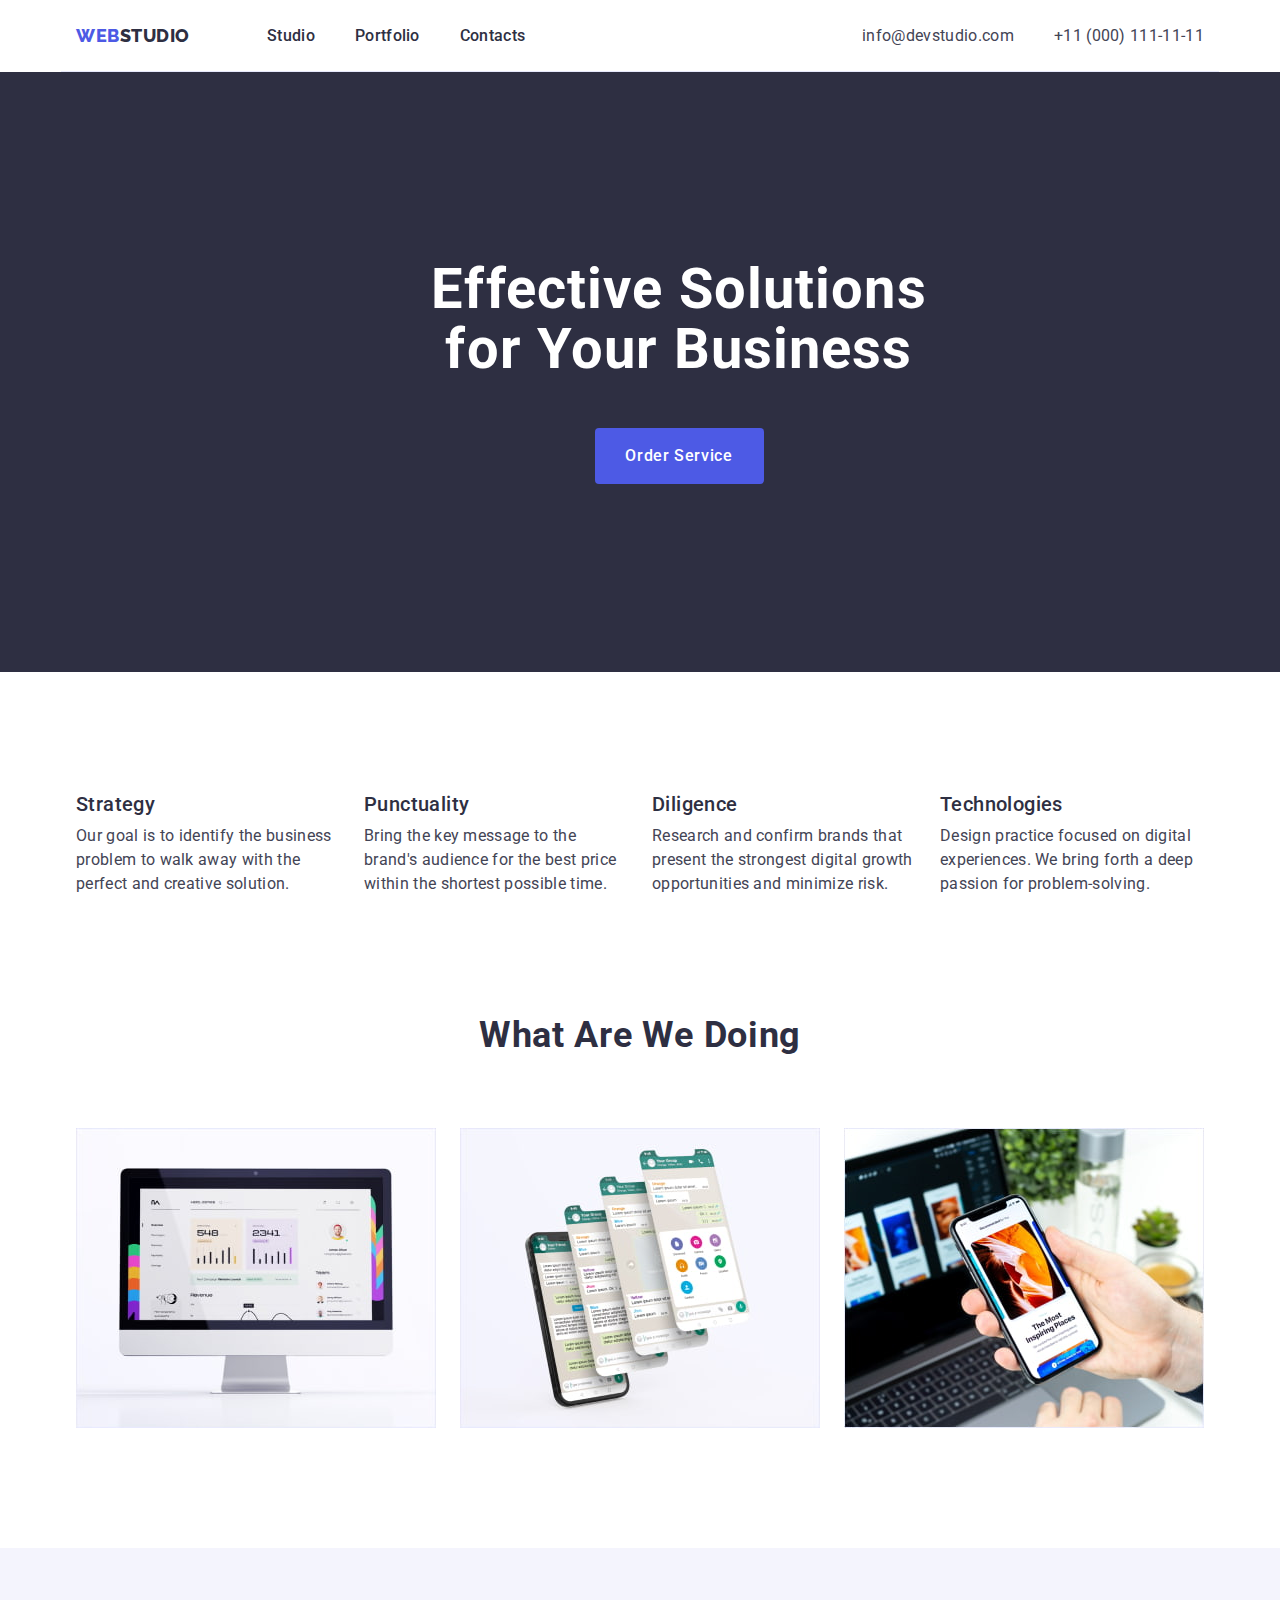
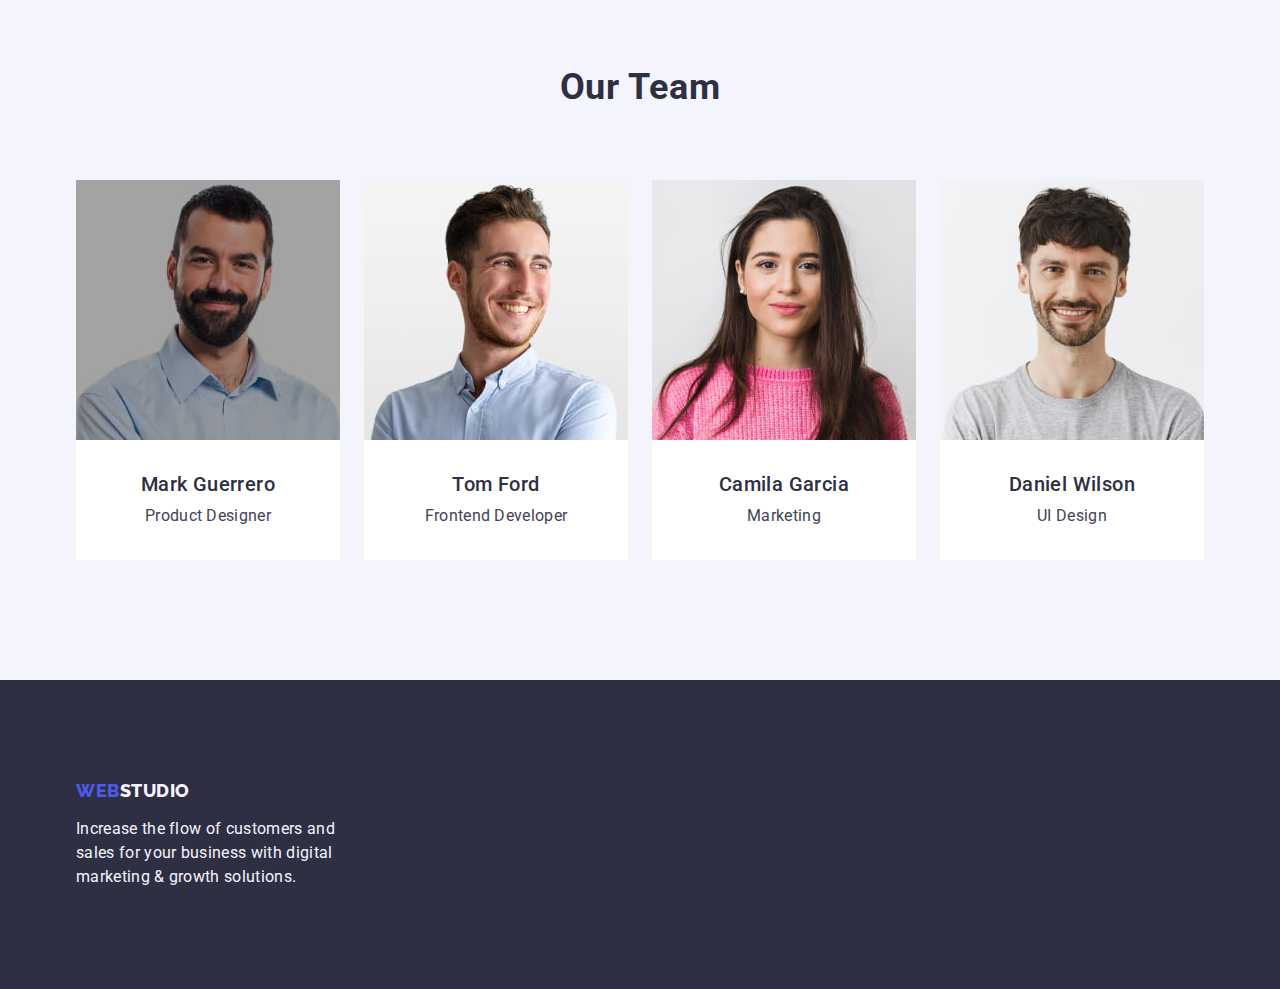
<file: index.html>
<!DOCTYPE html>
<html lang="en">
  <head>
    <meta charset="UTF-8" />
    <meta name="viewport" content="width=device-width, initial-scale=1.0" />
    <link
      rel="stylesheet"
      href="https://cdn.jsdelivr.net/npm/modern-normalize@2.0.0/modern-normalize.min.css"
    />
    <link rel="preconnect" href="https://fonts.googleapis.com" />
    <link rel="preconnect" href="https://fonts.gstatic.com" crossorigin />
    <link
      href="https://fonts.googleapis.com/css2?family=Raleway:wght@800&family=Roboto:wght@400;500;700&display=swap"
      rel="stylesheet"
    />
    <link rel="stylesheet" href="./css/styles.css" />
    <title>Web Studio</title>
  </head>

  <body>
    <!-- header -->
    <header class="section">
      <div class="top-line allocation container">
        <nav class="allocation nav">
          <!--Logo-->
          <a class="link logo" href="./index.html">
            Web<span class="logo-studio">Studio</span>
          </a>
          <ul class="allocation list nav-block">
            <li>
              <a class="link text-link" href="./index.html">
                <span class="nav-block">Studio</span>
              </a>
            </li>
            <li>
              <a class="link text-link" href="./portfolio.html">
                <span class="nav-block">Portfolio</span>
              </a>
            </li>
            <li>
              <a class="link text-link" href="">
                <span class="nav-block">Contacts</span>
              </a>
            </li>
          </ul>
        </nav>
        <address class="contacts">
          <ul class="list allocation nav-block">
            <li>
              <a class="link contact-block" href="mailto:info@devstudio.com">
                info@devstudio.com
              </a>
            </li>

            <li>
              <a class="link contact-block" href="tel:+110001111111">
                +11 (000) 111-11-11
              </a>
            </li>
          </ul>
        </address>
      </div>
    </header>
    <!-- main -->
    <main>
      <!-- hero image -->
      <section class="hero-section section">
        <div class="container title-block">
          <h1 class="hero-title">
            Effective Solutions <br />
            for Your Business
          </h1>
          <button class="hero-button" type="button">
            <span>Order Service</span>
          </button>
        </div>
      </section>
      <!-- section 1 -->
      <section class="features-section section">
        <div class="container">
          <h2 class="visually-hidden">Framework</h2>
          <ul class="list allocation features-gap">
            <li class="features-card">
              <h3 class="features-title">Strategy</h3>
              <p class="features-text">
                Our goal is to identify the business problem to walk away with
                the perfect and creative solution.
              </p>
            </li>
            <li class="features-card">
              <h3 class="features-title">Punctuality</h3>
              <p class="features-text">
                Bring the key message to the brand's audience for the best price
                within the shortest possible time.
              </p>
            </li>
            <li class="features-card">
              <h3 class="features-title">Diligence</h3>
              <p class="features-text">
                Research and confirm brands that present the strongest digital
                growth opportunities and minimize risk.
              </p>
            </li>
            <li class="features-card">
              <h3 class="features-title">Technologies</h3>
              <p class="features-text">
                Design practice focused on digital experiences. We bring forth a
                deep passion for problem-solving.
              </p>
            </li>
          </ul>
        </div>
      </section>
      <!-- section 2 -->
      <section class="skill-section section">
        <div class="container">
          <h2 class="skill-title">What Are We Doing</h2>
          <ul class="list allocation features-gap">
            <li>
              <img
                class="images"
                src="./images/made/rectangle-1.jpg"
                alt="desktop"
                width="360"
                height="300"
              />
            </li>

            <li>
              <img
                class="images"
                src="./images/made/rectangle-2.jpg"
                alt="mobile"
                width="360"
                height="300"
              />
            </li>

            <li>
              <img
                class="images"
                src="./images/made/rectangle-3.jpg"
                alt="synchronization of a mobile with a laptop"
                width="360"
                height="300"
              />
            </li>
          </ul>
        </div>
      </section>
      <!-- section 3 -->
      <section class="team-section section">
        <div class="container">
          <h2 class="skill-title">Our Team</h2>
          <ul class="list allocation features-gap">
            <li class="card">
              <img
                src="./images/team/mark_guerrero.jpg"
                alt="Photo by Mark Guerrero"
                width="264"
                height="260"
              />
              <div class="description-card">
                <h3 class="card-name">Mark Guerrero</h3>
                <p class="card-text">Product Designer</p>
              </div>
            </li>
            <li class="card">
              <img
                src="./images/team/tom_ford.jpg"
                alt="Photo by Tom Ford"
                width="264"
                height="260"
              />
              <div class="description-card">
                <h3 class="card-name">Tom Ford</h3>
                <p class="card-text">Frontend Developer</p>
              </div>
            </li>
            <li class="card">
              <img
                src="./images/team/camila_garcia.jpg"
                alt="Photo by Camila Garcia"
                width="264"
                height="260"
              />
              <div class="description-card">
                <h3 class="card-name">Camila Garcia</h3>
                <p class="card-text">Marketing</p>
              </div>
            </li>
            <li class="card">
              <img
                src="./images/team/daniel_wilson.jpg"
                alt="Photo by Daniel Wilson"
                width="264"
                height="260"
              />
              <div class="description-card">
                <h3 class="card-name">Daniel Wilson</h3>
                <p class="card-text">UI Design</p>
              </div>
            </li>
          </ul>
        </div>
      </section>
    </main>
    <!-- footer -->
    <footer class="footer-block section">
      <div class="container">
        <a class="link logo logo-footer" href="./index.html">
          Web<span class="logo-studio-footer">Studio</span>
        </a>
        <p class="paragraf-block">
          Increase the flow of customers and sales for your business with
          digital marketing & growth solutions.
        </p>
      </div>
    </footer>
  </body>
</html>
</file>
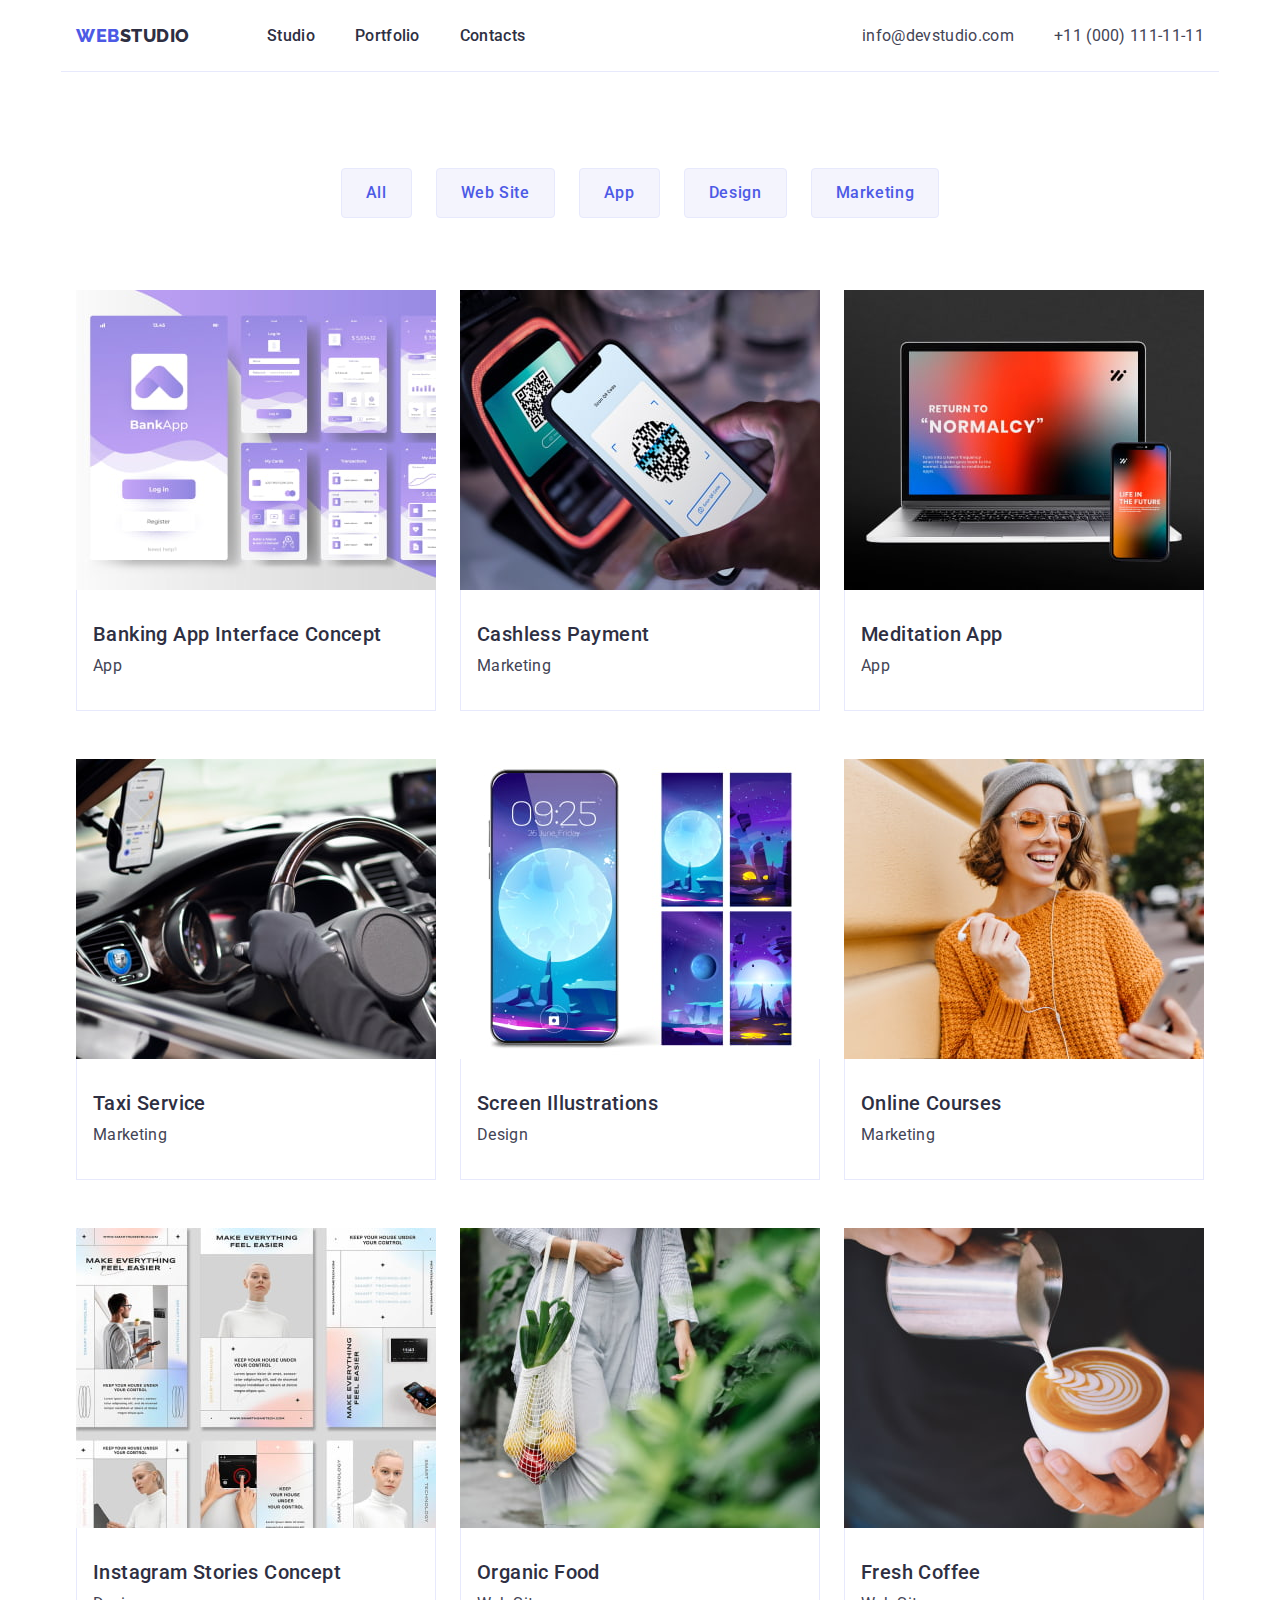
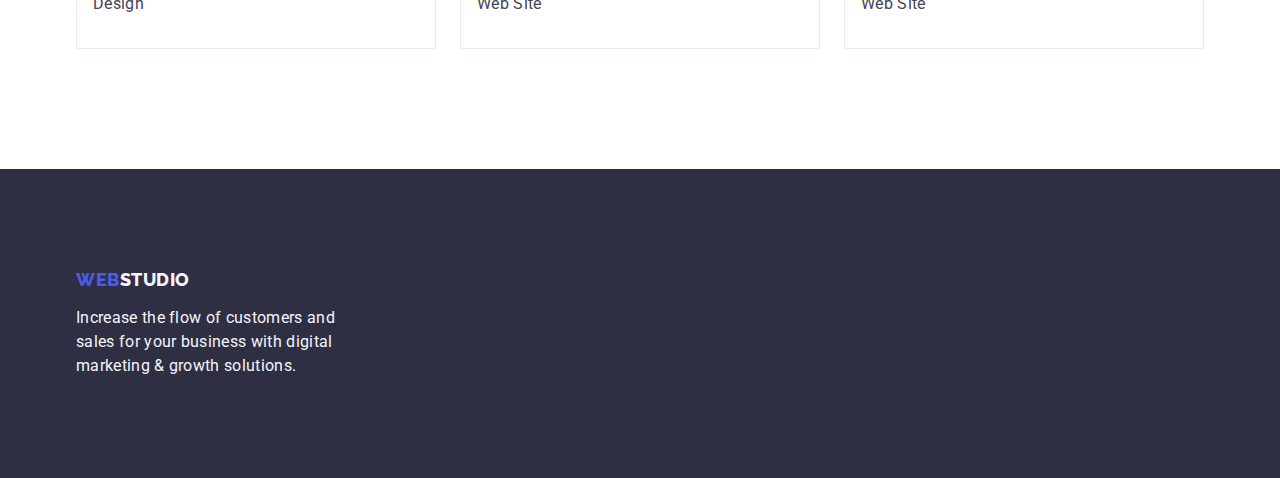
<file: portfolio.html>
<!DOCTYPE html>
<html lang="en">
  <head>
    <meta charset="UTF-8" />
    <meta name="viewport" content="width=device-width, initial-scale=1.0" />
    <link
      rel="stylesheet"
      href="https://cdn.jsdelivr.net/npm/modern-normalize@2.0.0/modern-normalize.min.css"
    />
    <link rel="preconnect" href="https://fonts.googleapis.com" />
    <link rel="preconnect" href="https://fonts.gstatic.com" crossorigin />
    <link
      href="https://fonts.googleapis.com/css2?family=Raleway:wght@800&family=Roboto:wght@400;500;700&display=swap"
      rel="stylesheet"
    />
    <link rel="stylesheet" href="./css/styles.css" />
    <title>Portfolio</title>
  </head>

  <body>
    <!-- header -->
    <header class="section">
      <div class="top-line allocation container">
        <nav class="allocation nav">
          <!--Logo-->
          <a class="link logo" href="./index.html">
            Web<span class="logo-studio">Studio</span>
          </a>
          <ul class="allocation list nav-block">
            <li>
              <a class="link text-link" href="./index.html">
                <span class="nav-block">Studio</span>
              </a>
            </li>
            <li>
              <a class="link text-link" href="./portfolio.html">
                <span class="nav-block">Portfolio</span>
              </a>
            </li>
            <li>
              <a class="link text-link" href="">
                <span class="nav-block">Contacts</span>
              </a>
            </li>
          </ul>
        </nav>
        <address class="contacts">
          <ul class="list allocation nav-block">
            <li>
              <a class="link contact-block" href="mailto:info@devstudio.com">
                info@devstudio.com
              </a>
            </li>

            <li>
              <a class="link contact-block" href="tel:+110001111111">
                +11 (000) 111-11-11
              </a>
            </li>
          </ul>
        </address>
      </div>
    </header>
    <!-- main -->
    <main>
      <section class="section portfolio">
        <div class="container">
          <h1 class="visually-hidden">Portfolio</h1>
          <ul class="list allocation filter-button-block">
            <li>
              <button class="portfolio-button" type="button">All</button>
            </li>
            <li>
              <button class="portfolio-button" type="button">Web Site</button>
            </li>
            <li>
              <button class="portfolio-button" type="button">App</button>
            </li>
            <li>
              <button class="portfolio-button" type="button">Design</button>
            </li>
            <li>
              <button class="portfolio-button" type="button">Marketing</button>
            </li>
          </ul>
          <ul class="list allocation project-cards">
            <li class="portfolio-section-list">
              <a class="link" href="">
                <img
                  src="./images/project_card/banking_app.jpg"
                  alt="Banking App Interface Concept's photo"
                  width="360"
                  height="300"
                />
                <div class="portfolio-caption">
                  <h2 class="card-name">Banking App Interface Concept</h2>
                  <p class="card-project-text">App</p>
                </div>
              </a>
            </li>
            <li class="portfolio-section-list">
              <a class="link" href="">
                <img
                  src="./images/project_card/cashless_payment.jpg"
                  alt="Cashless Payment's photo"
                  width="360"
                  height="300"
                />
                <div class="portfolio-caption">
                  <h2 class="card-name">Cashless Payment</h2>
                  <p class="card-project-text">Marketing</p>
                </div>
              </a>
            </li>
            <li class="portfolio-section-list">
              <a class="link" href="">
                <img
                  src="./images/project_card/meditaion_app.jpg"
                  alt="Meditation App's photo"
                  width="360"
                  height="300"
                />
                <div class="portfolio-caption">
                  <h2 class="card-name">Meditation App</h2>
                  <p class="card-project-text">App</p>
                </div>
              </a>
            </li>
            <li class="portfolio-section-list">
              <a class="link" href="">
                <img
                  src="./images/project_card/taxi_service.jpg"
                  alt="Taxi Service's photo"
                  width="360"
                  height="300"
                />
                <div class="portfolio-caption">
                  <h2 class="card-name">Taxi Service</h2>
                  <p class="card-project-text">Marketing</p>
                </div>
              </a>
            </li>
            <li class="portfolio-section-list">
              <a class="link" href="">
                <img
                  src="./images/project_card/screen_Illustrations.jpg"
                  alt="Screen Illustrations's photo"
                  width="360"
                  height="300"
                />
                <div class="portfolio-caption">
                  <h2 class="card-name">Screen Illustrations</h2>
                  <p class="card-project-text">Design</p>
                </div>
              </a>
            </li>
            <li class="portfolio-section-list">
              <a class="link" href="">
                <img
                  src="./images/project_card/online_courses.jpg"
                  alt="Online Courses's photo"
                  width="360"
                  height="300"
                />
                <div class="portfolio-caption">
                  <h2 class="card-name">Online Courses</h2>
                  <p class="card-project-text">Marketing</p>
                </div>
              </a>
            </li>
            <li class="portfolio-section-list">
              <a class="link" href="">
                <img
                  src="./images/project_card/instagram_stories_concept.jpg"
                  alt="Instagram Stories Concept's photo"
                  width="360"
                  height="300"
                />
                <div class="portfolio-caption">
                  <h2 class="card-name">Instagram Stories Concept</h2>
                  <p class="card-project-text">Design</p>
                </div>
              </a>
            </li>
            <li class="portfolio-section-list">
              <a class="link" href="">
                <img
                  src="./images/project_card/organic_food.jpg"
                  alt="Organic Food's photo"
                  width="360"
                  height="300"
                />
                <div class="portfolio-caption">
                  <h2 class="card-name">Organic Food</h2>
                  <p class="card-project-text">Web Site</p>
                </div>
              </a>
            </li>

            <li class="portfolio-section-list">
              <a class="link" href="">
                <img
                  src="./images/project_card/fresh_coffee.jpg"
                  alt="Fresh Coffee's photo"
                  width="360"
                  height="300"
                />
                <div class="portfolio-caption">
                  <h2 class="card-name">Fresh Coffee</h2>
                  <p class="card-project-text">Web Site</p>
                </div>
              </a>
            </li>
          </ul>
        </div>
      </section>
    </main>
    <!-- footer -->
    <footer class="footer-block section">
      <div class="container">
        <a class="link logo logo-footer" href="./index.html">
          Web<span class="logo-studio-footer">Studio</span>
        </a>
        <p class="paragraf-block">
          Increase the flow of customers and sales for your business with
          digital marketing & growth solutions.
        </p>
      </div>
    </footer>
  </body>
</html>
</file>
<file: css/styles.css>
:root {
  --iris: #4d5ae5;
  --ocean: #404bbf;
  --navy-blue: #2e2f42;
  --green: #31d0aa;
  --slate: #434455;
  --light-slate: #8e8f99;
  --cornflower: #e7e9fc;
  --cloud: #f4f4fd;
  --navy-blue-modal: rgba(46, 47, 66, 0.4);
  --grey: rgba(46, 47, 66, 0.7);
  --white: #fff;
  --dairy: #fcfcfc;
  --font-family: "Roboto", sans-serif;
  --second-family: "Raleway", sans-serif;
}

/* Base styles */

body {
  font-family: var(--font-family);
  font-style: normal;
  color: var(--slate);
  background: var(--white);
}

.container {
  width: 1158px;
  margin: 0 auto;
  padding: 0 15px;
}

.link {
  text-decoration: none;
}

.list {
  list-style: none;
}

.allocation {
  display: flex;
  flex-direction: row;
}

h1,
h2,
h3,
h4,
h5,
h6,
p {
  margin-top: 0;
  margin-bottom: 0;
}

ul,
ol {
  margin-top: 0;
  margin-bottom: 0;
  padding-left: 0;
}

.section {
  margin: 0;
}

img {
  display: block;
  max-width: 100%;
}

.visually-hidden {
  position: absolute;
  width: 1px;
  height: 1px;
  margin: -1px;
  border: 0;
  padding: 0;

  white-space: nowrap;
  clip-path: inset(100%);
  clip: rect(0 0 0 0);
  overflow: hidden;
}

/* Header */

.top-line {
  display: flex;
  height: 72px;
  align-items: center;
  justify-content: space-between;
  border-bottom: 1px solid var(--cornflower);
}

.nav {
  align-items: center;
}

.logo {
  width: 115px;
  margin-right: 76px;
  font-family: var(--second-family);
  font-weight: 800;
  font-size: 18px;
  line-height: 1.17;
  letter-spacing: 0.03em;
  text-transform: uppercase;
  color: var(--iris);
}

.nav-block {
  gap: 40px;
}

.logo-studio {
  color: var(--navy-blue);
}

.text-link {
  display: block;
  padding: 24px 0;
  font-weight: 500;
  font-size: 16px;
  line-height: 1.5;
  letter-spacing: 0.02em;
  color: var(--navy-blue);
}

.liend {
  margin-right: 0;
}

.text-link:hover,
.text-link:focus {
  color: var(--ocean);
}

.contacts {
  font-style: normal;
}

.contact-nav {
  gap: 40px;
}

.contact-block {
  font-size: 16px;
  line-height: 1.5;
  letter-spacing: 0.02em;
  color: var(--slate);
}

.contact-block:hover,
.contact-block:focus {
  color: var(--ocean);
}

/* Main */

.hero-section {
  padding: 188px 0;
  background: var(--navy-blue);
}

.title-block {
  width: 1358px;
  padding: 188px auto;
}

.hero-title {
  max-width: 496px;
  margin-right: auto;
  margin-left: auto;
  margin-bottom: 48px;
  font-size: 56px;
  line-height: 1.07;
  text-align: center;
  letter-spacing: 0.02em;
  color: var(--white);
}

.hero-button {
  display: block;
  min-width: 169px;
  height: 56px;
  margin-right: auto;
  margin-left: auto;
  font-family: var(--font-family);
  font-weight: 500;
  font-size: 16px;
  line-height: 1.5;
  letter-spacing: 0.04em;
  color: var(--white);
  border: none;
  background-color: var(--iris);
  border-radius: 4px;
  cursor: pointer;
}

.hero-button:hover,
.hero-button:focus {
  background-color: var(--ocean);
  cursor: pointer;
}

.features-section {
  padding: 120px 0;
  background-color: var(--white);
}

.features-gap {
  gap: 24px;
}

.features-card {
  width: calc((100% - 72px) / 4);
}

.features-title {
  margin-bottom: 8px;
  font-weight: 500;
  font-size: 20px;
  line-height: 1.2;
  letter-spacing: 0.02em;
  color: var(--navy-blue);
}

.features-text {
  font-size: 16px;
  line-height: 1.5;
  letter-spacing: 0.02em;
  color: var(--slate);
}

.skill-section {
  padding-bottom: 120px;
  background-color: var(--white);
}

.skill-title {
  margin-bottom: 72px;
  font-size: 36px;
  line-height: 1.11;
  text-align: center;
  letter-spacing: 0.02em;
  text-transform: capitalize;
  color: var(--navy-blue);
}

.team-section {
  padding-top: 120px;
  padding-bottom: 120px;
  background-color: var(--cloud);
}

.card {
  text-align: center;
  border-radius: 0px 0px 4px 4px;
  background-color: var(--white);
  min-height: 380px;
}

.project-cards {
  flex-wrap: wrap;
  column-gap: 24px;
  row-gap: 48px;
}

.description-card {
  padding: 32px 0;
}

.portfolio-caption {
  padding: 32px 16px;
  border: 1px solid var(--cornflower);
  border-top: none;
}

.portfolio-section-list {
  background-color: var(--primary-white-color);
  width: calc((100% - 24px * 2) / 3);
}

.card-name {
  margin-bottom: 8px;
  font-size: 20px;
  font-weight: 500;
  line-height: 1.2;
  letter-spacing: 0.02em;
  color: var(--navy-blue);
}

.card-text {
  font-size: 16px;
  line-height: 1.5;
  letter-spacing: 0.02em;
  text-align: center;
  color: var(--slate);
}

.card-project-text {
  font-size: 16px;
  line-height: 1.5;
  letter-spacing: 0.02em;
  color: var(--slate);
}

/* Portfolio */

.portfolio {
  padding-top: 96px;
  padding-bottom: 120px;
}

.filter-button-block {
  margin-bottom: 72px;
  gap: 24px;
  justify-content: center;
}

.portfolio-button {
  padding: 12px 24px 12px 24px;
  font-family: var(--font-family);
  font-weight: 500;
  font-size: 16px;
  line-height: 1.5;
  letter-spacing: 0.04em;
  color: var(--iris);
  background-color: var(--cloud);
  border-radius: 4px;
  border: 1px solid var(--cornflower);
}

.portfolio-button:hover,
.portfolio-button:focus {
  color: var(--white);
  background-color: var(--ocean);
  cursor: pointer;
  border: 1px solid transparent;
}

/* Footer */

.footer-block {
  padding: 100px 0;
  background: var(--navy-blue);
}

.logo-footer {
  display: inline-block;
  margin-bottom: 16px;
}

.logo-studio-footer {
  color: var(--cloud);
}

.paragraf-block {
  width: 264px;
  line-height: 1.5;
  letter-spacing: 0.02em;
  color: var(--cloud);
}
</file>
